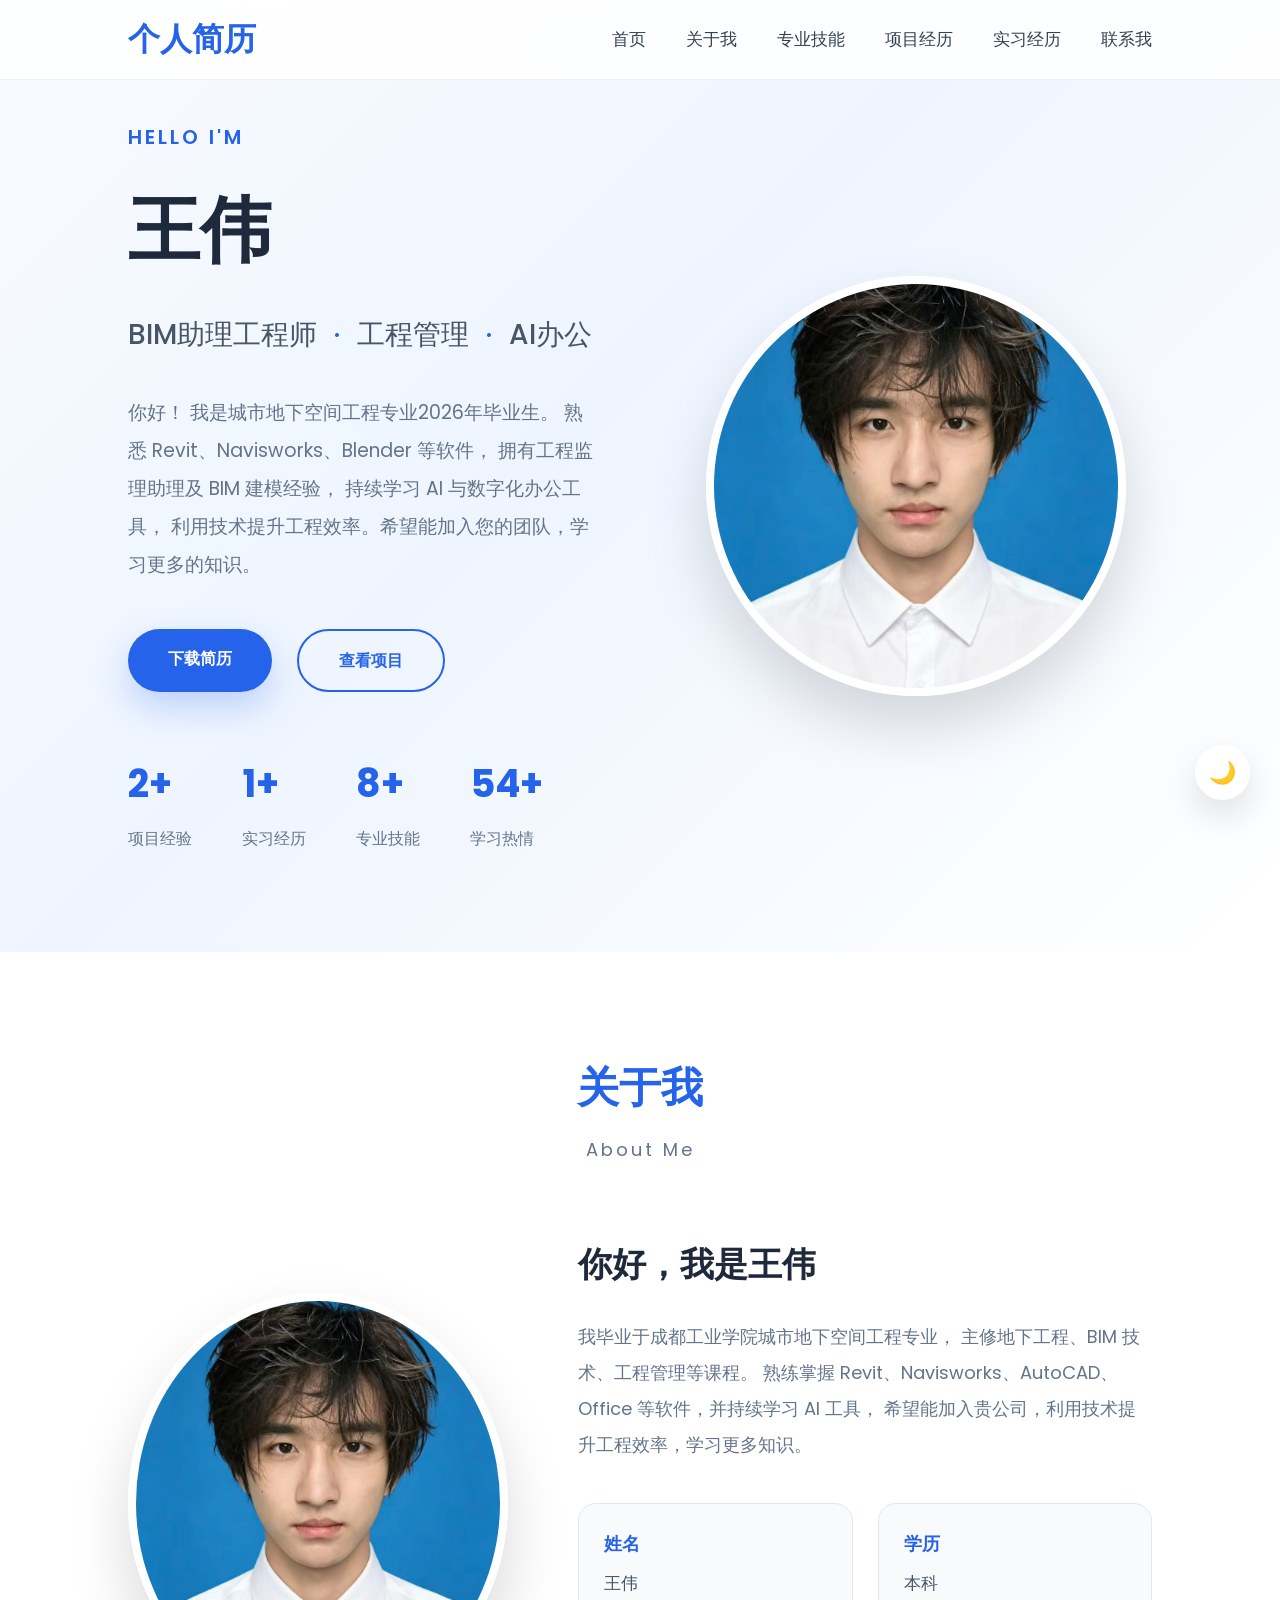
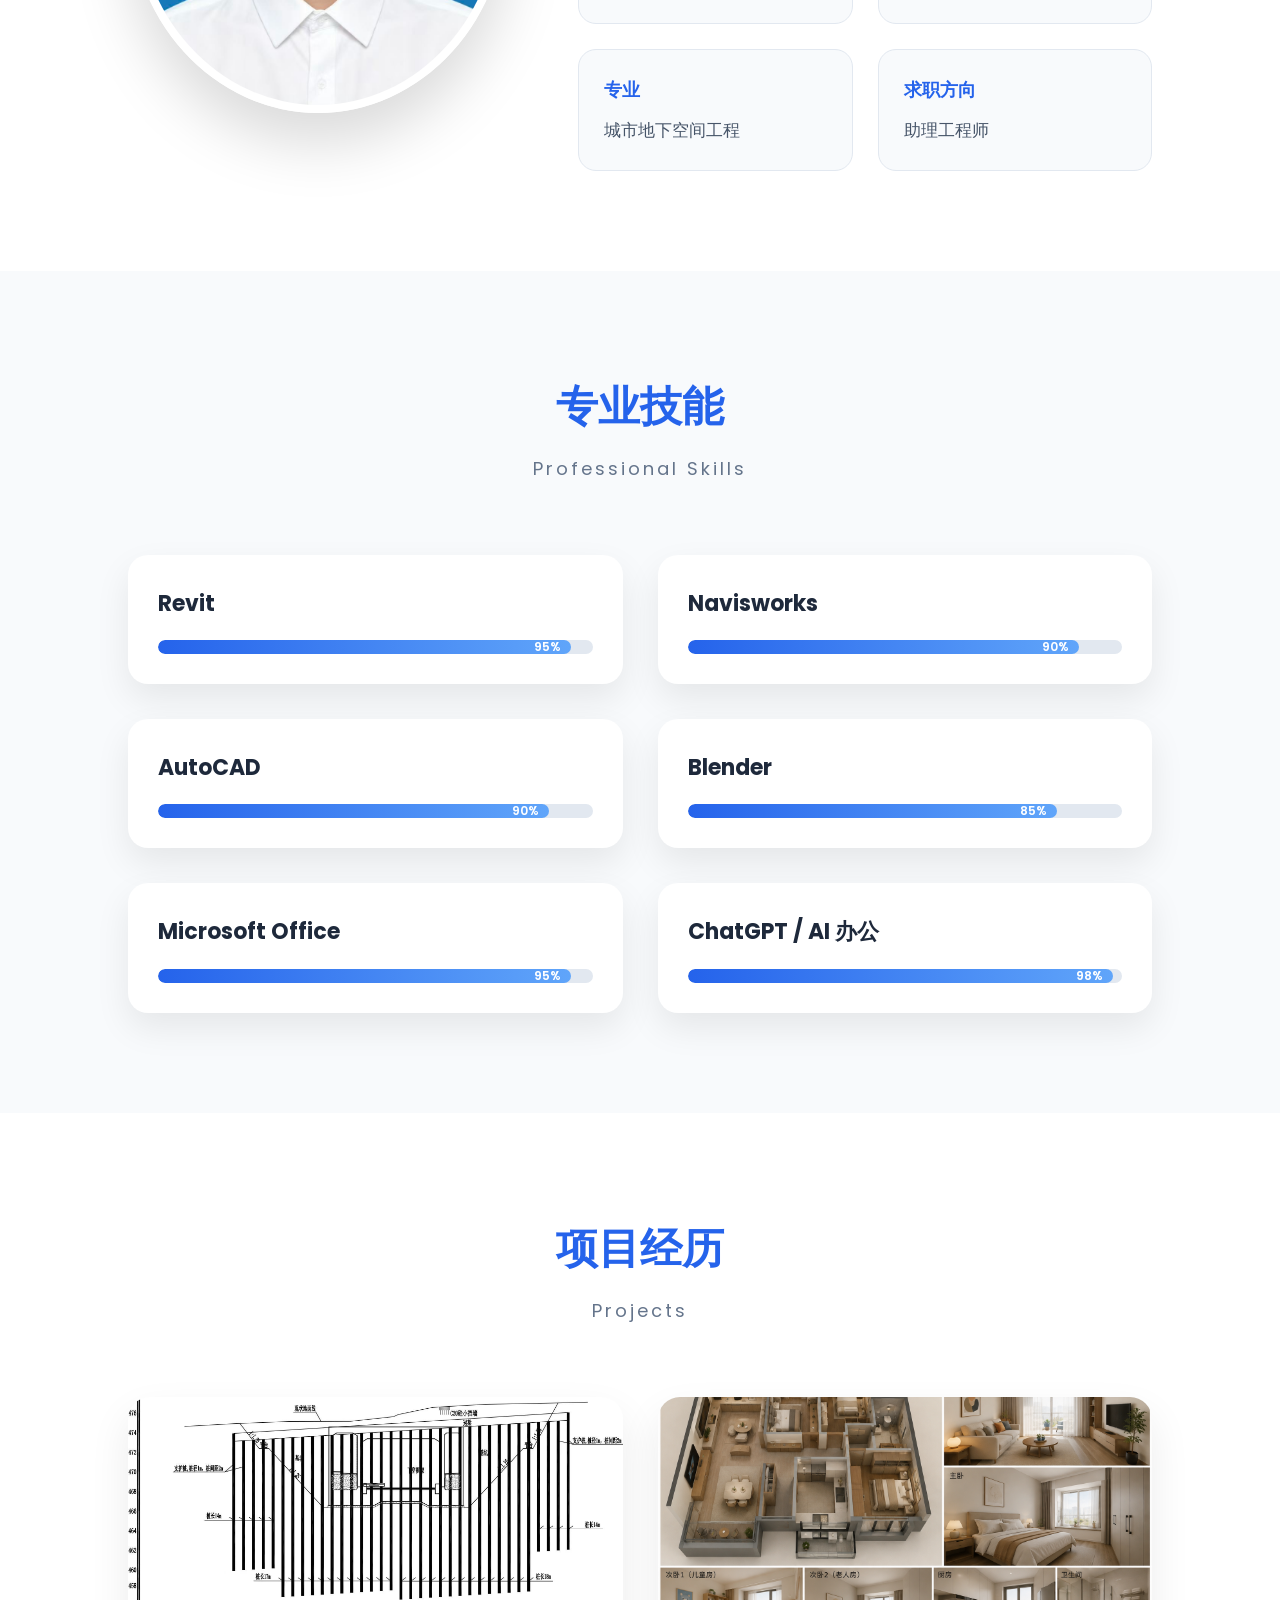
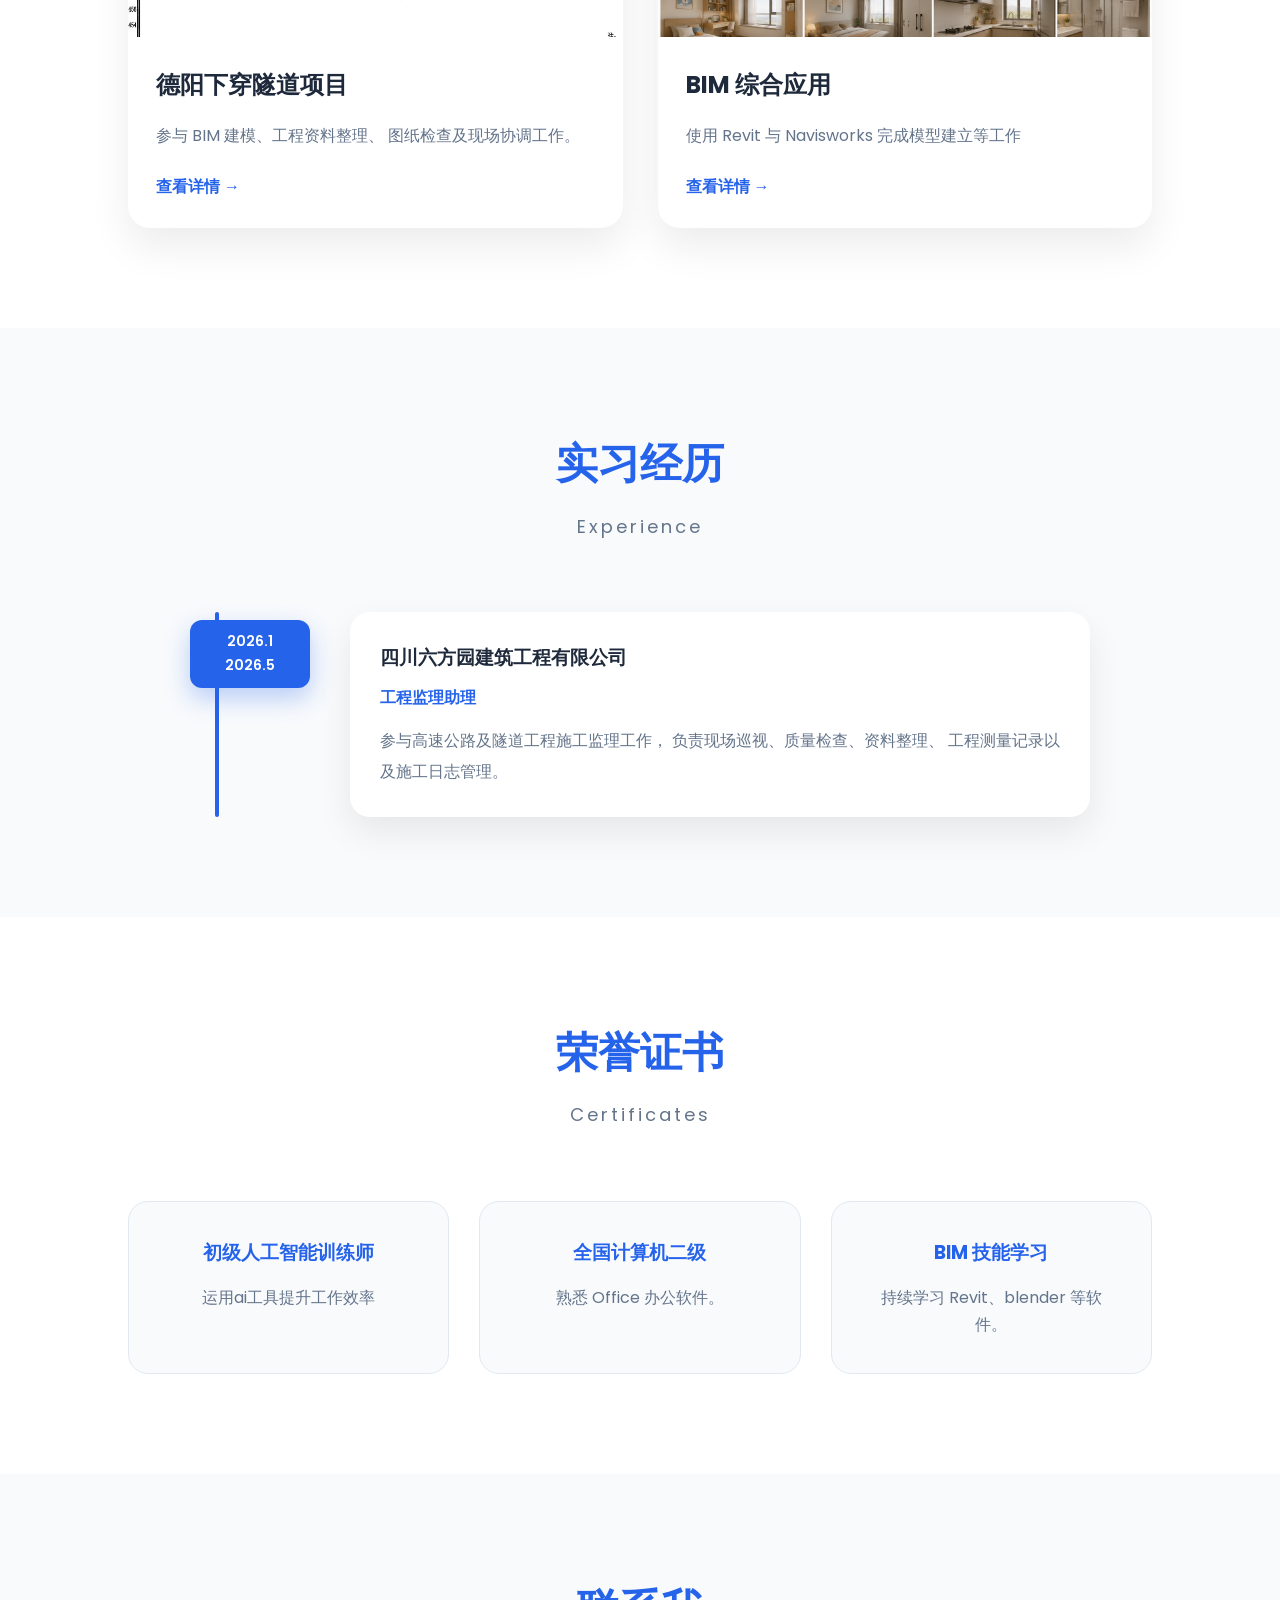
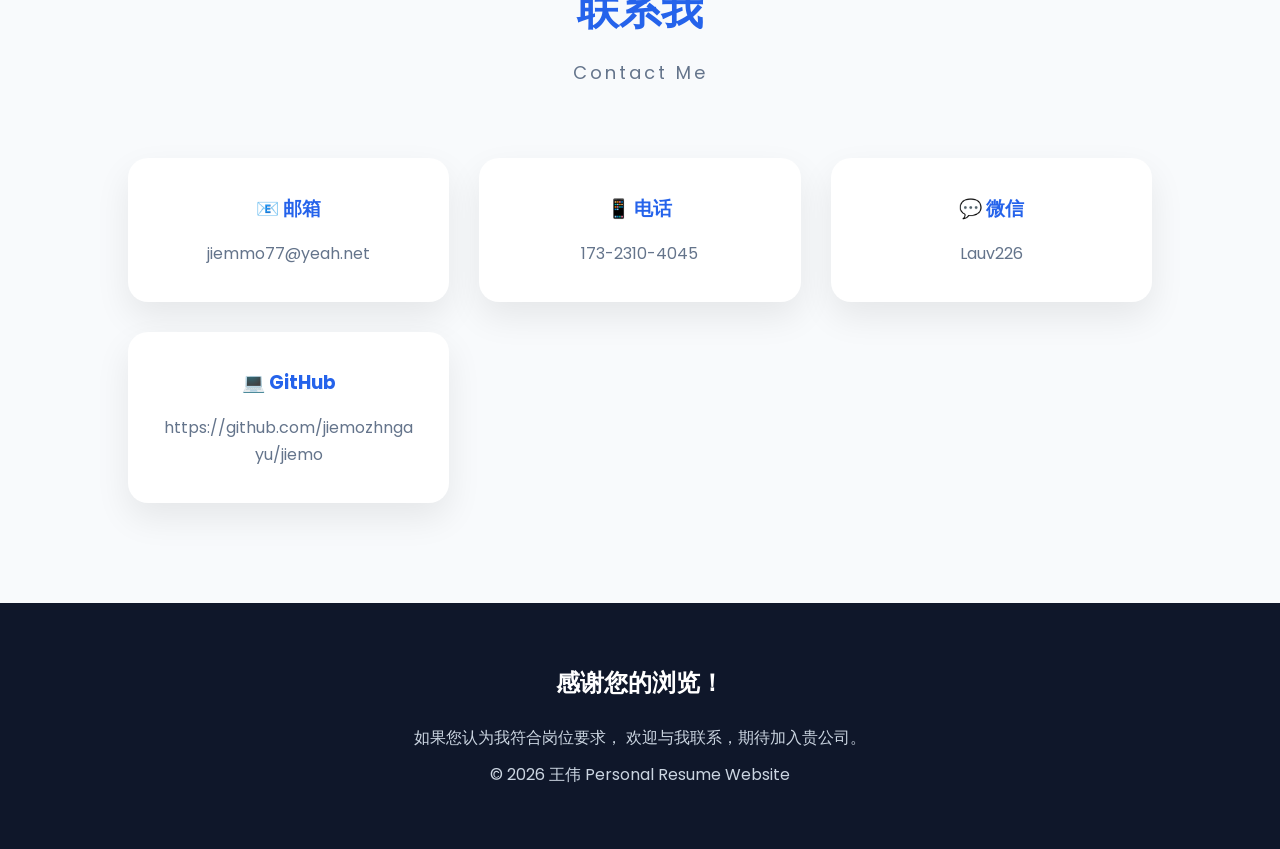
<file: index.html>
<!DOCTYPE html>
<html lang="zh-CN">

<head>
    <meta charset="UTF-8">
    <meta name="viewport" content="width=device-width, initial-scale=1.0">

    <title>王伟 |个人简历</title>

    <meta name="description"
        content="王伟个人简历网站，BIM助理工程师、工程管理、AI办公。">

    <meta name="keywords"
        content="BIM,Revit,工程管理,个人简历,王伟">

    <meta name="author"
        content="王伟">

    <link rel="icon"
        href="assets/favicon.ico">

    <link rel="stylesheet"
        href="style.css">

    <!-- Google Font -->

    <link rel="preconnect"
        href="https://fonts.googleapis.com">

    <link rel="preconnect"
        href="https://fonts.gstatic.com"
        crossorigin>

    <link href="https://fonts.googleapis.com/css2?family=Poppins:wght@300;400;500;600;700;800&display=swap"
        rel="stylesheet">

</head>

<body>

<!-- =======================
        Navigation
======================== -->

<header>

<nav class="navbar">

<div class="logo">

<a href="#home">

个人简历

</a>

</div>

<ul class="nav-menu">

<li>

<a href="#home">

首页

</a>

</li>

<li>

<a href="#about">

关于我

</a>

</li>

<li>

<a href="#skill">

专业技能

</a>

</li>

<li>

<a href="#project">

项目经历

</a>

</li>

<li>

<a href="#experience">

实习经历

</a>

</li>

<li>

<a href="#contact">

联系我

</a>

</li>

</ul>

<div class="menu-btn">

☰

</div>

</nav>

</header>

<!-- =======================
        Hero
======================== -->

<section
id="home"
class="hero">

<div class="hero-left">

<p class="hello">

HELLO I'M

</p>

<h1>

王伟

</h1>

<h2>

BIM助理工程师

<span>

·

</span>

工程管理

<span>

·

</span>

AI办公

</h2>

<p class="intro">

你好！

我是城市地下空间工程专业2026年毕业生。

熟悉 Revit、Navisworks、Blender 等软件，

拥有工程监理助理及 BIM 建模经验，

持续学习 AI 与数字化办公工具，

利用技术提升工程效率。希望能加入您的团队，学习更多的知识。

</p>

<div class="hero-button">

<a
href="assets/resume.pdf"
class="btn">

下载简历

</a>

<a
href="#project"
class="btn2">

查看项目

</a>

</div>

<div class="hero-data">

<div class="data">

<h3>

2+

</h3>

<p>

项目经验

</p>

</div>

<div class="data">

<h3>

1+

</h3>

<p>

实习经历

</p>

</div>

<div class="data">

<h3>

8+

</h3>

<p>

专业技能

</p>

</div>

<div class="data">

<h3>

99.99%

</h3>

<p>

学习热情

</p>

</div>

</div>

</div>

<div class="hero-right">

    <img src="assets/avatar.jpg" alt="头像">

</div>

</section>
<!-- =======================
        About
======================== -->

<section id="about" class="about">

    <div class="section-title">

        <h2>关于我</h2>

        <p>About Me</p>

    </div>

    <div class="about-container">

        <div class="hero-right">

         <img src="assets/avatar.jpg" alt="头像">

    </div>

        <div class="about-content">

            <h3>你好，我是王伟</h3>

            <p>

                我毕业于成都工业学院城市地下空间工程专业，

                主修地下工程、BIM 技术、工程管理等课程。

                熟练掌握 Revit、Navisworks、AutoCAD、

                Office 等软件，并持续学习 AI 工具，

                希望能加入贵公司，利用技术提升工程效率，学习更多知识。

            </p>

            <div class="about-info">

                <div class="info-card">

                    <h4>姓名</h4>

                    <span>王伟</span>

                </div>

                <div class="info-card">

                    <h4>学历</h4>

                    <span>本科</span>

                </div>

                <div class="info-card">

                    <h4>专业</h4>

                    <span>城市地下空间工程</span>

                </div>

                <div class="info-card">

                    <h4>求职方向</h4>

                    <span>助理工程师</span>

                </div>

            </div>

        </div>

    </div>

</section>

<!-- =======================
        Skills
======================== -->

<section id="skill" class="skill">

    <div class="section-title">

        <h2>专业技能</h2>

        <p>Professional Skills</p>

    </div>

    <div class="skill-container">

        <div class="skill-box">

            <h3>Revit</h3>

            <div class="progress">

                <span style="width:95%">95%</span>

            </div>

        </div>

        <div class="skill-box">

            <h3>Navisworks</h3>

            <div class="progress">

                <span style="width:90%">90%</span>

            </div>

        </div>

        <div class="skill-box">

            <h3>AutoCAD</h3>

            <div class="progress">

                <span style="width:90%">90%</span>

            </div>

        </div>

        <div class="skill-box">

            <h3>Blender</h3>

            <div class="progress">

                <span style="width:85%">85%</span>

            </div>

        </div>

        <div class="skill-box">

            <h3>Microsoft Office</h3>

            <div class="progress">

                <span style="width:95%">95%</span>

            </div>

        </div>

        <div class="skill-box">

            <h3>ChatGPT / AI 办公</h3>

            <div class="progress">

                <span style="width:98%">98%</span>

            </div>

        </div>

    </div>

</section>

<!-- =======================
        Projects
======================== -->

<section id="project" class="project">

    <div class="section-title">

        <h2>项目经历</h2>

        <p>Projects</p>

    </div>

    <div class="project-container">

        <div class="project-card">

            <img src="assets/images/project1.jpeg" alt="项目图片">

            <div class="project-content">

                <h3>德阳下穿隧道项目</h3>

                <p>

                    参与 BIM 建模、工程资料整理、

                    图纸检查及现场协调工作。

                </p>

                <a href="#">查看详情 →</a>

            </div>

        </div>

        <div class="project-card">

            <img src="assets/images/project2.png" alt="项目图片">

            <div class="project-content">

                <h3>BIM 综合应用</h3>

                <p>

                    使用 Revit 与 Navisworks

                    完成模型建立等工作

            

                </p>

                <a href="#">查看详情 →</a>

            </div>

        </div>

    </div>

</section>
<!-- =======================
        Experience
======================== -->

<section id="experience" class="experience">

    <div class="section-title">
        <h2>实习经历</h2>
        <p>Experience</p>
    </div>

    <div class="timeline">

        <div class="timeline-item">

            <div class="timeline-date">
                  2026.1<br>
                  2026.5
             </div>

            <div class="timeline-content">

                <h3>四川六方园建筑工程有限公司</h3>

                <h4>工程监理助理</h4>

                <p>

                    参与高速公路及隧道工程施工监理工作，
                    负责现场巡视、质量检查、资料整理、
                    工程测量记录以及施工日志管理。

                </p>

            </div>

        </div>

    </div>

</section>

<!-- =======================
        Certificates
======================== -->

<section id="certificate" class="certificate">

    <div class="section-title">

        <h2>荣誉证书</h2>

        <p>Certificates</p>

    </div>

    <div class="certificate-container">

        <div class="certificate-card">

            <h3>初级人工智能训练师</h3>

            <p>运用ai工具提升工作效率</p>

        </div>

        <div class="certificate-card">

            <h3>全国计算机二级</h3>

            <p>熟悉 Office 办公软件。</p>

        </div>

        <div class="certificate-card">

            <h3>BIM 技能学习</h3>

            <p>持续学习 Revit、blender 等软件。</p>

        </div>

    </div>

</section>

<!-- =======================
        Contact
======================== -->

<section id="contact" class="contact">

    <div class="section-title">

        <h2>联系我</h2>

        <p>Contact Me</p>

    </div>

    <div class="contact-container">

        <div class="contact-card">

            <h3>📧 邮箱</h3>

            <p>jiemmo77@yeah.net</p>

        </div>

        <div class="contact-card">

            <h3>📱 电话</h3>

            <p>173-2310-4045</p>

        </div>

        <div class="contact-card">

            <h3>💬 微信</h3>

            <p>Lauv226</p>

        </div>

        <div class="contact-card">

            <h3>💻 GitHub</h3>

            <p>https://github.com/jiemozhngayu/jiemo</p>

        </div>

    </div>

</section>

<!-- =======================
        Footer
======================== -->

<footer>

    <div class="footer-content">

        <h2>感谢您的浏览！</h2>

        <p>

            如果您认为我符合岗位要求，

            欢迎与我联系，期待加入贵公司。

        </p>

        <p>

            © 2026 王伟 Personal Resume Website

        </p>

    </div>

</footer>

<!-- 返回顶部按钮 -->

<button id="topBtn" title="返回顶部">

↑

</button>

<!-- 深色模式按钮 -->

<button class="theme-btn" title="切换主题">

🌙

</button>

<!-- JavaScript -->

<script src="script.js"></script>

</body>

</html>
</file>
<file: style.css>
/* =====================================================
   Personal Resume Website
   Version : V1.0
   Part    : 1 / 3
===================================================== */

/* ============ Reset ============ */

*{
    margin:0;
    padding:0;
    box-sizing:border-box;
}

html{
    scroll-behavior:smooth;
}

body{
    font-family:"Poppins","Microsoft YaHei",sans-serif;
    background:#f8fafc;
    color:#1e293b;
    overflow-x:hidden;
    line-height:1.7;
}

img{
    display:block;
    max-width:100%;
}

a{
    text-decoration:none;
    color:inherit;
}

ul{
    list-style:none;
}

section{
    padding:100px 10%;
}

/* ============ 通用标题 ============ */

.section-title{

    text-align:center;

    margin-bottom:70px;

}

.section-title h2{

    font-size:42px;

    color:#2563eb;

    font-weight:700;

}

.section-title p{

    color:#64748b;

    margin-top:12px;

    font-size:18px;

    letter-spacing:3px;

}

/* ======================================
                Navigation
====================================== */

header{

    width:100%;

    position:fixed;

    top:0;

    left:0;

    z-index:1000;

}

.navbar{

    height:80px;

    padding:0 10%;

    display:flex;

    justify-content:space-between;

    align-items:center;

    background:rgba(255,255,255,.85);

    backdrop-filter:blur(18px);

    border-bottom:1px solid rgba(0,0,0,.05);

    transition:.35s;

}

.logo{

    font-size:32px;

    font-weight:700;

    color:#2563eb;

}

.logo a{

    color:#2563eb;

}

.nav-menu{

    display:flex;

    gap:40px;

}

.nav-menu li a{

    color:#334155;

    font-size:17px;

    font-weight:500;

    transition:.3s;

}

.nav-menu li a:hover{

    color:#2563eb;

}

.menu-btn{

    display:none;

    font-size:30px;

    cursor:pointer;

}

/* ======================================
                  Hero
====================================== */

.hero{

    min-height:100vh;

    display:flex;

    align-items:center;

    justify-content:space-between;

    gap:80px;

    padding-top:120px;

    background:

    linear-gradient(

    135deg,

    #f8fbff 0%,

    #eef5ff 45%,

    #ffffff 100%

    );

}

/* 左侧 */

.hero-left{

    flex:1;

}

.hello{

    color:#2563eb;

    font-size:20px;

    font-weight:600;

    letter-spacing:3px;

    margin-bottom:15px;

}

.hero-left h1{

    font-size:72px;

    font-weight:800;

    color:#1e293b;

    margin-bottom:20px;

}

.hero-left h2{

    font-size:28px;

    color:#475569;

    font-weight:500;

    margin-bottom:35px;

}

.hero-left h2 span{

    color:#2563eb;

    padding:0 10px;

}

.intro{

    max-width:650px;

    color:#64748b;

    font-size:19px;

    line-height:2;

}

/* 按钮 */

.hero-button{

    margin-top:45px;

    display:flex;

    gap:25px;

}

.btn{

    padding:16px 40px;

    background:#2563eb;

    color:#fff;

    border-radius:50px;

    font-weight:600;

    transition:.35s;

    box-shadow:

    0 15px 35px rgba(37,99,235,.25);

}

.btn:hover{

    transform:translateY(-5px);

    box-shadow:

    0 20px 45px rgba(37,99,235,.35);

}

.btn2{

    padding:16px 40px;

    border:2px solid #2563eb;

    color:#2563eb;

    border-radius:50px;

    font-weight:600;

    transition:.35s;

}

.btn2:hover{

    background:#2563eb;

    color:white;

}

/* 数据 */

.hero-data{

    margin-top:60px;

    display:flex;

    gap:50px;

    flex-wrap:wrap;

}

.data h3{

    font-size:38px;

    color:#2563eb;

    font-weight:700;

}

.data p{

    margin-top:8px;

    color:#64748b;

    font-size:16px;

}

/* 右侧 */

.hero-right{

    flex:1;

    display:flex;

    justify-content:center;

}

.hero-right img{

    width:420px;

    height:420px;

    border-radius:50%;

    object-fit:cover;

    border:8px solid white;

    box-shadow:

    0 30px 60px rgba(0,0,0,.15);

    transition:.4s;

}

.hero-right img:hover{

    transform:scale(1.03);

}

/* Hero 动画 */

.hero-left{

    animation:leftShow .8s ease;

}

.hero-right{

    animation:rightShow .8s ease;

}

@keyframes leftShow{

    from{

        opacity:0;

        transform:translateX(-60px);

    }

    to{

        opacity:1;

        transform:translateX(0);

    }

}

@keyframes rightShow{

    from{

        opacity:0;

        transform:translateX(60px);

    }

    to{

        opacity:1;

        transform:translateX(0);

    }

}
/* =====================================================
   About
===================================================== */

.about{
    background:#ffffff;
}

.about-container{
    display:grid;
    grid-template-columns:380px 1fr;
    gap:70px;
    align-items:center;
}

.about-image{
    display:flex;
    justify-content:center;
}

.about-image img{
    width:340px;
    height:340px;
    object-fit:cover;
    border-radius:25px;
    box-shadow:0 25px 50px rgba(0,0,0,.12);
    transition:.4s;
}

.about-image img:hover{
    transform:translateY(-8px);
}

.about-content h3{
    font-size:34px;
    color:#1e293b;
    margin-bottom:25px;
}

.about-content p{
    color:#64748b;
    font-size:18px;
    line-height:2;
    margin-bottom:40px;
}

.about-info{
    display:grid;
    grid-template-columns:repeat(2,1fr);
    gap:25px;
}

.info-card{
    background:#f8fafc;
    border-radius:18px;
    padding:25px;
    border:1px solid #e2e8f0;
    transition:.35s;
}

.info-card:hover{
    transform:translateY(-8px);
    box-shadow:0 20px 35px rgba(37,99,235,.12);
}

.info-card h4{
    color:#2563eb;
    margin-bottom:10px;
    font-size:18px;
}

.info-card span{
    color:#475569;
    font-size:17px;
    font-weight:500;
}

/* =====================================================
   Skills
===================================================== */

.skill{
    background:#f8fafc;
}

.skill-container{
    display:grid;
    grid-template-columns:repeat(auto-fit,minmax(320px,1fr));
    gap:35px;
}

.skill-box{
    background:#fff;
    padding:30px;
    border-radius:20px;
    box-shadow:0 15px 35px rgba(0,0,0,.08);
    transition:.35s;
}

.skill-box:hover{
    transform:translateY(-10px);
}

.skill-box h3{
    margin-bottom:18px;
    color:#1e293b;
    font-size:22px;
}

.progress{
    width:100%;
    height:14px;
    background:#e2e8f0;
    border-radius:30px;
    overflow:hidden;
}

.progress span{
    display:flex;
    justify-content:flex-end;
    align-items:center;
    height:100%;
    padding-right:10px;
    background:linear-gradient(90deg,#2563eb,#60a5fa);
    color:#fff;
    font-size:12px;
    font-weight:600;
    border-radius:30px;
}

/* =====================================================
   Projects
===================================================== */

.project{
    background:#ffffff;
}

.project-container{
    display:grid;
    grid-template-columns:repeat(auto-fit,minmax(360px,1fr));
    gap:35px;
}

.project-card{
    background:#fff;
    border-radius:22px;
    overflow:hidden;
    box-shadow:0 18px 40px rgba(0,0,0,.08);
    transition:.4s;
}

.project-card:hover{
    transform:translateY(-12px);
    box-shadow:0 28px 55px rgba(37,99,235,.15);
}

.project-card img{
    width:100%;
    height:240px;
    object-fit:cover;
    transition:.5s;
}

.project-card:hover img{
    transform:scale(1.06);
}

.project-content{
    padding:28px;
}

.project-content h3{
    color:#1e293b;
    margin-bottom:15px;
    font-size:24px;
}

.project-content p{
    color:#64748b;
    line-height:1.9;
    margin-bottom:22px;
}

.project-content a{
    display:inline-block;
    color:#2563eb;
    font-weight:600;
    transition:.3s;
}

.project-content a:hover{
    transform:translateX(8px);
}
/* =====================================================
   Experience
===================================================== */

.experience{
    background:#f8fafc;
}

.timeline{
    max-width:900px;
    margin:0 auto;
    position:relative;
}

.timeline::before{
    content:"";
    position:absolute;
    left:25px;
    top:0;
    width:4px;
    height:100%;
    background:#2563eb;
    border-radius:10px;
}

.timeline-item{
    position:relative;
    padding-left:160px;
    margin-bottom:60px;
}

.timeline-item:last-child{
    margin-bottom:0;
}

.timeline-date{
    position:absolute;
    left:0;
    top:8px;

    min-width:120px;
    padding:10px 16px;

    background:#2563eb;
    color:#fff;

    border-radius:12px;

    text-align:center;

    font-size:14px;
    font-weight:600;

    box-shadow:0 10px 25px rgba(37,99,235,.3);
}

.timeline-content{
    background:#fff;
    padding:30px;
    border-radius:20px;
    box-shadow:0 15px 35px rgba(0,0,0,.08);
    transition:.35s;
}

.timeline-content:hover{
    transform:translateY(-8px);
}

.timeline-content h3{
    color:#1e293b;
    margin-bottom:10px;
}

.timeline-content h4{
    color:#2563eb;
    margin-bottom:15px;
}

.timeline-content p{
    color:#64748b;
    line-height:1.9;
}

/* =====================================================
   Certificate
===================================================== */

.certificate{
    background:#ffffff;
}

.certificate-container{
    display:grid;
    grid-template-columns:repeat(auto-fit,minmax(280px,1fr));
    gap:30px;
}

.certificate-card{
    background:#f8fafc;
    padding:35px;
    border-radius:20px;
    border:1px solid #e2e8f0;
    text-align:center;
    transition:.35s;
}

.certificate-card:hover{
    transform:translateY(-10px);
    box-shadow:0 20px 40px rgba(37,99,235,.12);
}

.certificate-card h3{
    color:#2563eb;
    margin-bottom:15px;
}

.certificate-card p{
    color:#64748b;
}

/* =====================================================
   Contact
===================================================== */

.contact{
    background:#f8fafc;
}

.contact-container{
    display:grid;
    grid-template-columns:repeat(auto-fit,minmax(240px,1fr));
    gap:30px;
}

.contact-card{
    background:#fff;
    padding:35px;
    border-radius:20px;
    text-align:center;
    box-shadow:0 15px 35px rgba(0,0,0,.08);
    transition:.35s;
}

.contact-card:hover{
    transform:translateY(-10px);
}

.contact-card h3{
    color:#2563eb;
    margin-bottom:15px;
}

.contact-card p{
    color:#64748b;
    word-break:break-word;
}

/* =====================================================
   Footer
===================================================== */

footer{
    background:#0f172a;
    color:#fff;
    text-align:center;
    padding:60px 20px;
}

.footer-content h2{
    margin-bottom:20px;
}

.footer-content p{
    color:#cbd5e1;
    margin-top:10px;
}

/* =====================================================
   Floating Buttons
===================================================== */

#topBtn{
    position:fixed;
    right:30px;
    bottom:30px;
    width:55px;
    height:55px;
    border:none;
    border-radius:50%;
    background:#2563eb;
    color:#fff;
    font-size:22px;
    cursor:pointer;
    display:none;
    box-shadow:0 15px 35px rgba(37,99,235,.3);
    transition:.3s;
    z-index:999;
}

#topBtn:hover{
    transform:translateY(-6px);
}

.theme-btn{
    position:fixed;
    right:30px;
    bottom:100px;
    width:55px;
    height:55px;
    border:none;
    border-radius:50%;
    background:#fff;
    color:#2563eb;
    cursor:pointer;
    font-size:22px;
    box-shadow:0 15px 35px rgba(0,0,0,.12);
    transition:.3s;
    z-index:999;
}

.theme-btn:hover{
    transform:translateY(-6px);
}

/* =====================================================
   Dark Mode
===================================================== */

body.dark{
    background:#0f172a;
    color:#f8fafc;
}

body.dark .about,
body.dark .project,
body.dark .certificate{
    background:#111827;
}

body.dark .skill,
body.dark .experience,
body.dark .contact{
    background:#1e293b;
}

body.dark .info-card,
body.dark .skill-box,
body.dark .project-card,
body.dark .timeline-content,
body.dark .certificate-card,
body.dark .contact-card{
    background:#1f2937;
    color:#fff;
}

body.dark .about-content p,
body.dark .project-content p,
body.dark .timeline-content p,
body.dark .certificate-card p,
body.dark .contact-card p{
    color:#cbd5e1;
}

body.dark .navbar{
    background:rgba(15,23,42,.9);
}

/* =====================================================
   Responsive
===================================================== */

@media(max-width:992px){

.hero{
    flex-direction:column;
    text-align:center;
}

.hero-left{
    order:2;
}

.hero-right{
    order:1;
}

.hero-button{
    justify-content:center;
}

.hero-data{
    justify-content:center;
}

.about-container{
    grid-template-columns:1fr;
    text-align:center;
}

.about-info{
    grid-template-columns:1fr;
}

.nav-menu{
    display:none;
}

.menu-btn{
    display:block;
}

}

@media(max-width:768px){

section{
    padding:80px 6%;
}

.hero-left h1{
    font-size:52px;
}

.hero-left h2{
    font-size:22px;
}

.hero-right img{
    width:300px;
    height:300px;
}

.section-title h2{
    font-size:34px;
}

.hero-button{
    flex-direction:column;
    align-items:center;
}

.btn,
.btn2{
    width:220px;
    text-align:center;
}

.timeline-item{
    padding-left:70px;
}

}
</file>
